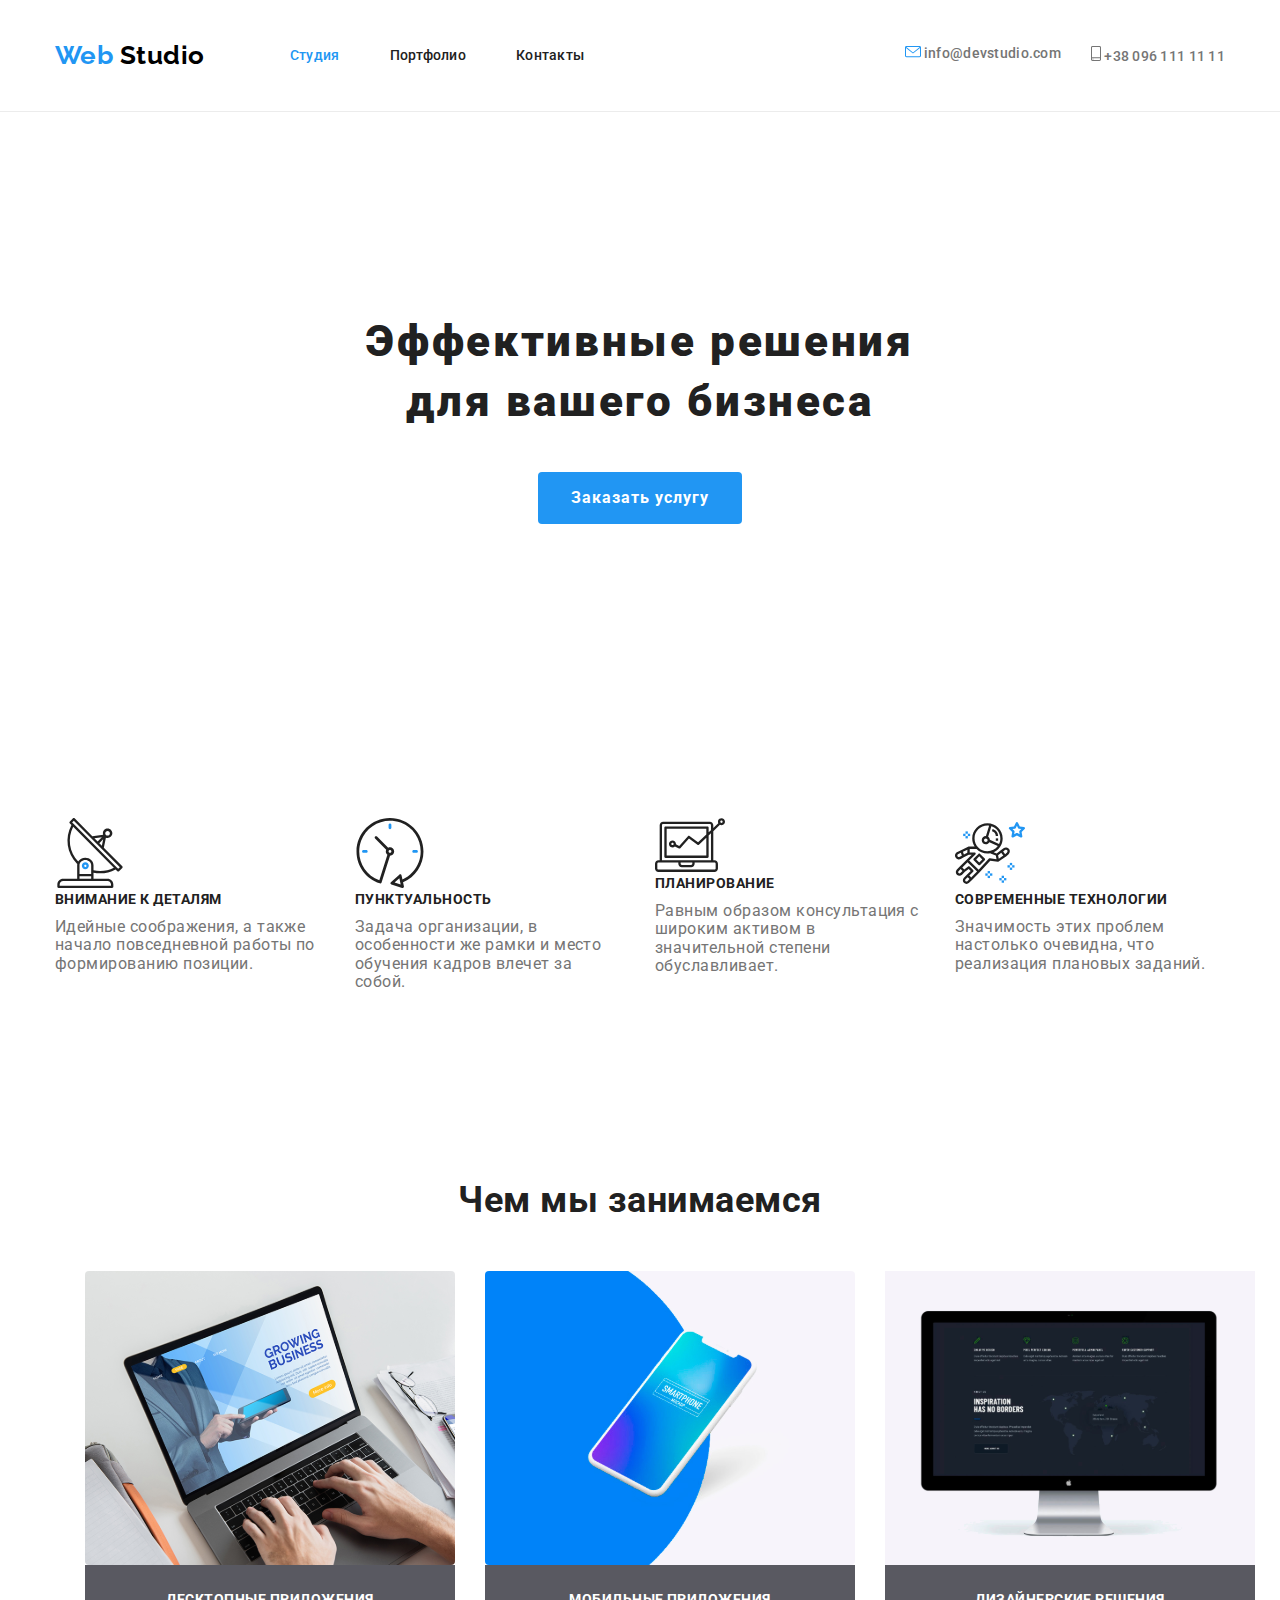
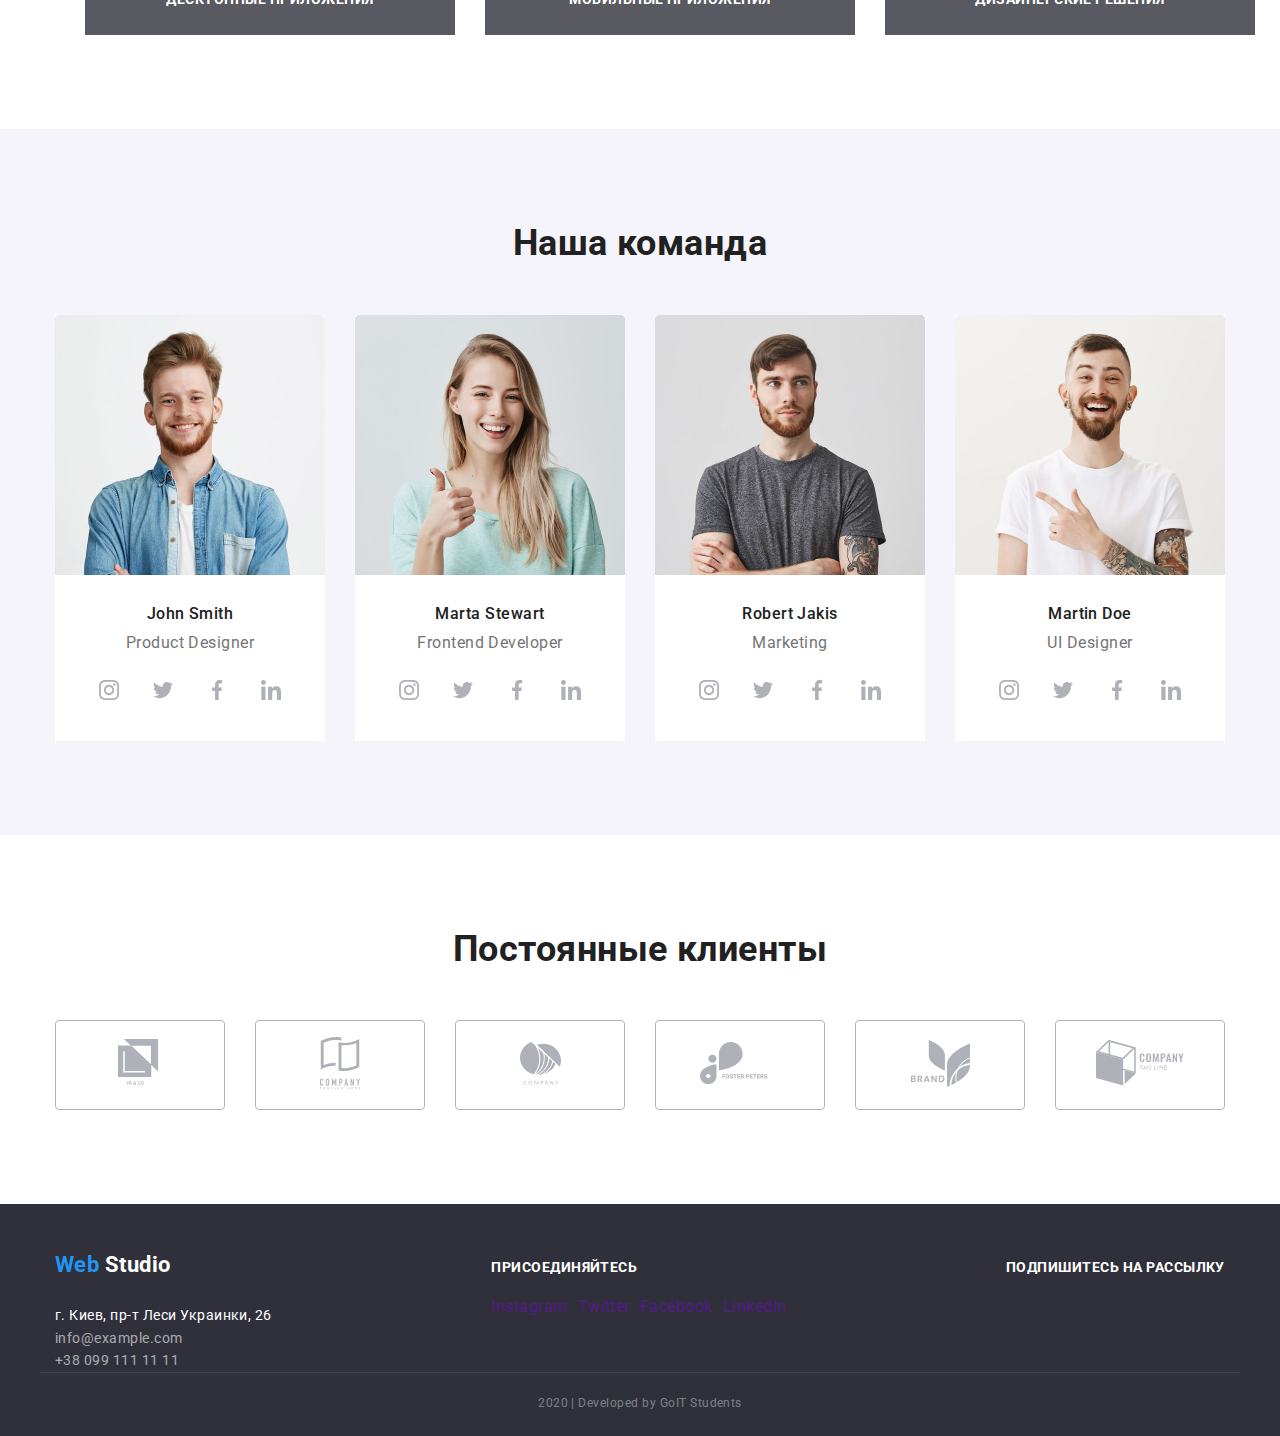
<file: index.html>
<!DOCTYPE html>
<html lang="ru">
  <head>
    <meta charset="UTF-8" />
    <meta name="viewport" content="width=device-width, initial-scale=1.0" />
    <title>Document</title>
    <link
      href="https://fonts.googleapis.com/css2?family=Raleway:wght@700&family=Roboto:wght@400;500;700;900&display=swap"
      rel="stylesheet"
    />
    <link
      rel="stylesheet"
      href="https://cdnjs.cloudflare.com/ajax/libs/modern-normalize/0.6.0/modern-normalize.min.css"
    />
    <link rel="stylesheet" href="./css/styles.css" />
  </head>
  <body>
    <!--Шапка сайта-->
    <header class="page-header">
      <div class="container main-nav">
        <nav class="nav">
          <a href="./" class="logo">
            <p class="logo-words">
              <span class="logo-accent">Web</span> Studio
            </p>
          </a>
          <ul class="site-nav list">
            <li class="item">
              <a href="./index.html" class="link current">Студия</a>
            </li>
            <li class="item">
              <a href="./portfolio.html" class="link">Портфолио</a>
            </li>
            <li class="item"><a href="" class="link">Контакты</a></li>
          </ul>
        </nav>
        <ul class="contacts">
          <li class="item">
            <a href="" class="link">
              <img src="./images/envelope-hover.svg" alt="электронная почта" />
              info@devstudio.com
            </a>
          </li>
          <li class="item">
            <a href="" class="link">
              <img src="./images/smartphone.svg" alt="смартфон" />
              +38 096 111 11 11
            </a>
          </li>
        </ul>
      </div>
    </header>

    <main>
      <!--Герой-->
      <section class="hero">
        <div class="hero-container">
          <h1 class="hero-title">
            Эффективные решения <br />
            для вашего бизнеса
          </h1>
          <a href="" class="button secondary">Заказать услугу</a>
        </div>
      </section>

      <!--Преимущества-->
      <section class="section one">
        <div class="container">
          <h2 class="section-title visually-hidden">Компания гарантирует</h2>
          <ul class="feature-list list">
            <li class="element">
              <img src="./images/antenna.svg" alt="антена" />
              <h3 class="title">Внимание к деталям</h3>
              <p class="text">
                Идейные соображения, а также начало повседневной работы по
                формированию позиции.
              </p>
            </li>
            <li class="element">
              <img src="./images/clock.svg" alt="часы" />
              <h3 class="title">Пунктуальность</h3>
              <p class="text">
                Задача организации, в особенности же рамки и место обучения
                кадров влечет за собой.
              </p>
            </li>
            <li class="element">
              <img src="./images/vector.svg" alt="вектор" />
              <h3 class="title">Планирование</h3>
              <p class="text">
                Равным образом консультация с широким активом в значительной
                степени обуславливает.
              </p>
            </li>
            <li class="element">
              <img src="./images/astronaut.svg" alt="астронавт" />
              <h3 class="title">Современные технологии</h3>
              <p class="text">
                Значимость этих проблем настолько очевидна, что реализация
                плановых заданий.
              </p>
            </li>
          </ul>
        </div>
      </section>

      <!--Чем мы занимаемся-->
      <section class="section">
        <div class="container main-work">
          <h2 class="section-title">Чем мы занимаемся</h2>
          <ul class="work-list list">
            <li class="element">
              <img
                class="img-list"
                src="./images/img.svg"
                alt="ноутбук"
                width="370"
              />
              <h3 class="title one">Десктопные приложения</h3>
            </li>
            <li class="element">
              <img
                class="img-list"
                src="./images/box.svg"
                alt="смартфон"
                width="370"
              />
              <h3 class="title two">Мобильные приложения</h3>
            </li>
            <li class="element">
              <img
                class="img-list"
                src="./images/img-1.svg"
                alt="монитор"
                width="370"
              />
              <h3 class="title three">Дизайнерские решения</h3>
            </li>
          </ul>
        </div>
      </section>

      <!--Наша команда-->
      <section class="section team">
        <div class="container main-team">
          <h2 class="section-title">Наша команда</h2>
          <ul class="team-list list">
            <li class="element">
              <img
                class="img-team"
                src="./images/img.jpg"
                alt="фото члена команды"
                width="270"
              />
              <div class="profile">
                <h3 class="title">John Smith</h3>
                <p class="position">Product Designer</p>
                <ul class="list main-network">
                  <li class="network">
                    <a href="">
                      <img src="./images/ellipse.svg" alt="инстаграм" />
                    </a>
                  </li>
                  <li class="network">
                    <a href="">
                      <img src="./images/ellipse-1.svg" alt="твиттер" />
                    </a>
                  </li>
                  <li class="network">
                    <a href="">
                      <img src="./images/ellipse-2.svg" alt="фейсбук" />
                    </a>
                  </li>
                  <li class="network">
                    <a href="">
                      <img
                        lang="en"
                        src="./images/ellipse-3.svg"
                        alt="LinkedIn"
                      />
                    </a>
                  </li>
                </ul>
              </div>
            </li>
            <li class="element">
              <img
                class="img-team"
                src="./images/img-1.jpg"
                alt="фото члена команды"
                width="270"
              />
              <div class="profile">
                <h3 class="title">Marta Stewart</h3>
                <p class="position">Frontend Developer</p>
                <ul class="list main-network">
                  <li class="network">
                    <a href="">
                      <img src="./images/ellipse.svg" alt="инстаграм" />
                    </a>
                  </li>
                  <li class="network">
                    <a href="">
                      <img src="./images/ellipse-1.svg" alt="твиттер" />
                    </a>
                  </li>
                  <li class="network">
                    <a href="">
                      <img src="./images/ellipse-2.svg" alt="фейсбук" />
                    </a>
                  </li>
                  <li class="network">
                    <a href="">
                      <img
                        lang="en"
                        src="./images/ellipse-3.svg"
                        alt="LinkedIn"
                      />
                    </a>
                  </li>
                </ul>
              </div>
            </li>
            <li class="element">
              <img
                class="img-team"
                src="./images/img-2.jpg"
                alt="фото члена команды"
                width="270"
              />
              <div class="profile">
                <h3 class="title">Robert Jakis</h3>
                <p class="position">Marketing</p>
                <ul class="list main-network">
                  <li class="network">
                    <a href="">
                      <img src="./images/ellipse.svg" alt="инстаграм" />
                    </a>
                  </li>
                  <li class="network">
                    <a href="">
                      <img src="./images/ellipse-1.svg" alt="твиттер" />
                    </a>
                  </li>
                  <li class="network">
                    <a href="">
                      <img src="./images/ellipse-2.svg" alt="фейсбук" />
                    </a>
                  </li>
                  <li class="network">
                    <a href="">
                      <img
                        lang="en"
                        src="./images/ellipse-3.svg"
                        alt="LinkedIn"
                      />
                    </a>
                  </li>
                </ul>
              </div>
            </li>
            <li class="element">
              <img
                class="img-team"
                src="./images/img-3.jpg"
                alt="фото члена команды"
                width="270"
              />
              <div class="profile">
                <h3 class="title">Martin Doe</h3>
                <p class="position">UI Designer</p>
                <ul class="list main-network">
                  <li class="network">
                    <a href="">
                      <img src="./images/ellipse.svg" alt="инстаграм" />
                    </a>
                  </li>
                  <li class="network">
                    <a href="">
                      <img src="./images/ellipse-1.svg" alt="твиттер" />
                    </a>
                  </li>
                  <li class="network">
                    <a href="">
                      <img src="./images/ellipse-2.svg" alt="фейсбук" />
                    </a>
                  </li>
                  <li class="network">
                    <a href="">
                      <img
                        lang="en"
                        src="./images/ellipse-3.svg"
                        alt="LinkedIn"
                      />
                    </a>
                  </li>
                </ul>
              </div>
            </li>
          </ul>
        </div>
      </section>

      <section class="section">
        <div class="container">
          <a href="" class="customers-title">
            <h2 class="section-title">Постоянные клиенты</h2>
          </a>
          <ul class="list customers">
            <li class="examples">
              <a href="">
                <img src="./images/client-1.svg" alt="клиент1" width="44.27" />
              </a>
            </li>
            <li class="examples">
              <a href="">
                <img src="./images/client-2.svg" alt="клиент2" width="40" />
              </a>
            </li>
            <li class="examples">
              <a href="">
                <img src="./images/client-3.svg" alt="клиент3" width="41" />
              </a>
            </li>
            <li class="examples">
              <a href="">
                <img src="./images/client-4.svg" alt="клиент4" width="79.66" />
              </a>
            </li>
            <li class="examples">
              <a href="">
                <img src="./images/client-5.svg" alt="клиент5" width="59" />
              </a>
            </li>
            <li class="examples">
              <a href="">
                <img src="./images/client-6.svg" alt="клиент6" width="88.48" />
              </a>
            </li>
          </ul>
        </div>
      </section>
    </main>

    <!--Футер-->
    <footer class="footer">
      <div class="container main-footer">
        <div>
          <a href="/" class="footer-logo hover">
            <p class="footer-words"><span class="accent">Web</span> Studio</p>
          </a>

          <address class="address">
            <a href="" class="address-list"
              >г. Киев, пр-т Леси Украинки, 26 <br />
            </a>
          </address>
          <ul class="address-link">
            <li>
              <a href="" class="address-contact">info@example.com</a>
            </li>
            <li>
              <a href="" class="address-contact">+38 099 111 11 11</a>
            </li>
          </ul>
        </div>
        <div class="">
          <div class="subscription-hover">
            <b class="subscription hover">присоединяйтесь</b>
          </div>
          <ul class="list main-network">
            <li class="network">
              <a href="" class="item" aria-label="Ссылка на Instagram"
                >Instagram</a
              >
            </li>
            <li class="network">
              <a href="" class="item" aria-label="Ссылка на Twitter">Twitter</a>
            </li>
            <li class="network">
              <a href="" class="item" aria-label="Ссылка на Facebook"
                >Facebook</a
              >
            </li>
            <li class="network">
              <a href="" class="item" aria-label="Ссылка на LinkedIn"
                >LinkedIn</a
              >
            </li>
          </ul>
        </div>
        <div class="footer-contacts">
          <b class="subscription hover">Подпишитесь на рассылку</b>
        </div>
      </div>
      <p class="developed container">2020 | Developed by GoIT Students</p>
    </footer>
  </body>
</html>
</file>
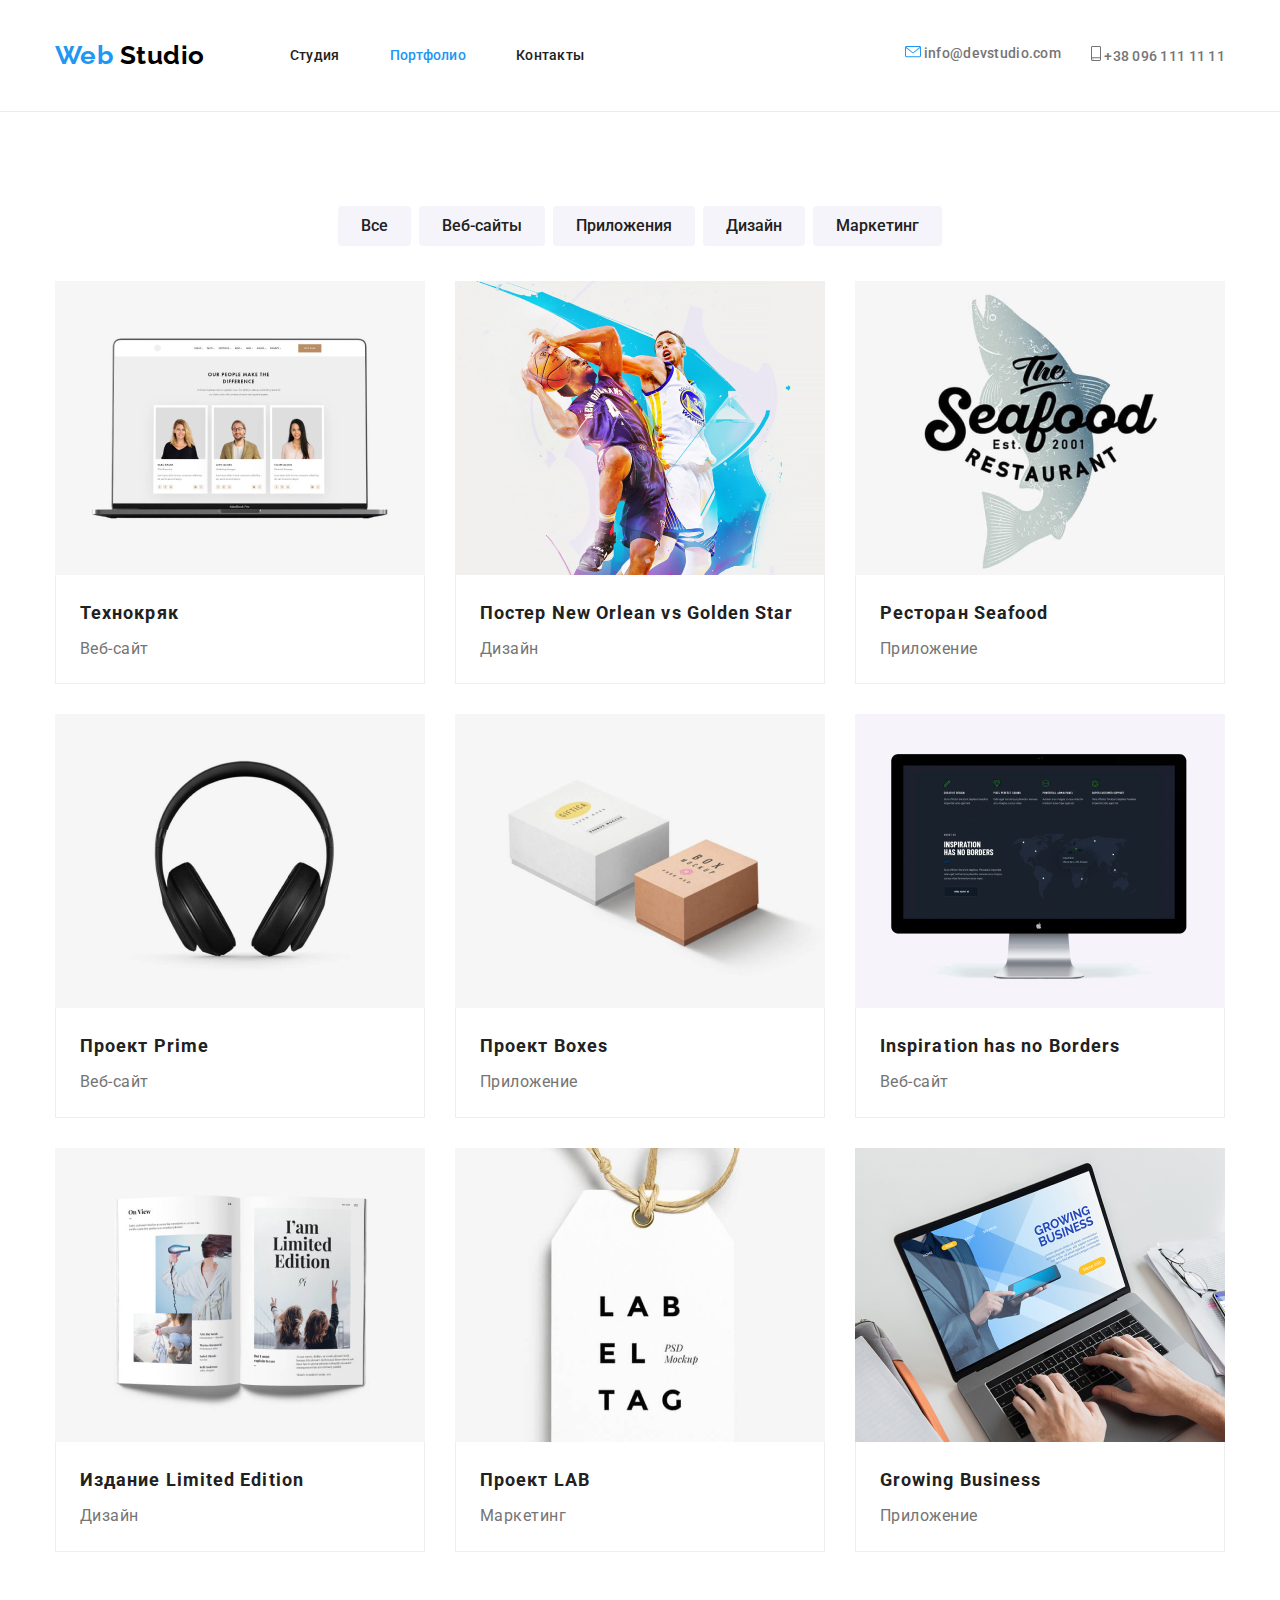
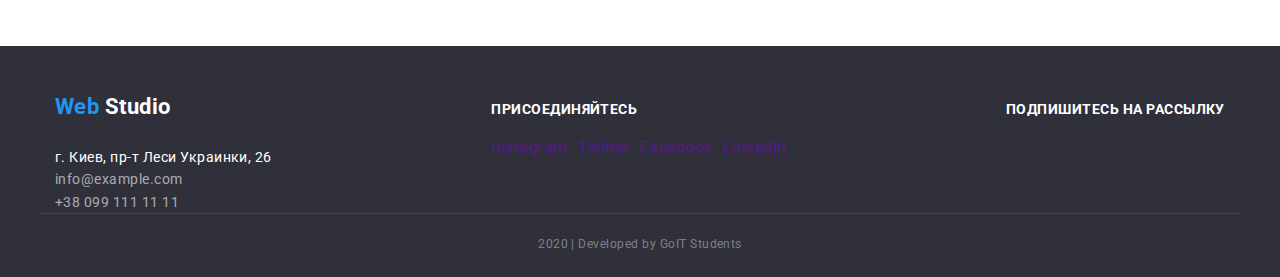
<file: portfolio.html>
<!DOCTYPE html>
<html lang="ru">
  <head>
    <meta charset="UTF-8" />
    <meta name="viewport" content="width=device-width, initial-scale=1.0" />
    <title>Document</title>
    <link
      href="https://fonts.googleapis.com/css2?family=Raleway:wght@700&family=Roboto:wght@400;500;700;900&display=swap"
      rel="stylesheet"
    />
    <link
      rel="stylesheet"
      href="https://cdnjs.cloudflare.com/ajax/libs/modern-normalize/0.6.0/modern-normalize.min.css"
    />
    <link rel="stylesheet" href="./css/styles.css" />
  </head>

  <body>
    <!--Шапка сайта-->
    <header class="page-header">
      <div class="container main-nav">
        <nav class="nav">
          <a href="./" class="logo">
            <p class="logo-words">
              <span class="logo-accent">Web</span> Studio
            </p>
          </a>
          <ul class="site-nav list">
            <li class="item">
              <a href="./index.html" class="link">Студия</a>
            </li>
            <li class="item">
              <a href="./portfolio.html" class="link current">Портфолио</a>
            </li>
            <li class="item"><a href="" class="link">Контакты</a></li>
          </ul>
        </nav>
        <ul class="contacts">
          <li class="item">
            <a href="" class="link">
              <img src="./images/envelope-hover.svg" alt="электронная почта" />
              info@devstudio.com
            </a>
          </li>
          <li class="item">
            <a href="" class="link">
              <img src="./images/smartphone.svg" alt="смартфон" />
              +38 096 111 11 11
            </a>
          </li>
        </ul>
      </div>
    </header>

    <main>
      <section class="works">
        <div class="container">
          <h1 class="works-title visually-hidden">Портфолио</h1>

          <!--Фильтр-->
          <ul class="button list">
            <li class="button-element">
              <button type="button" class="button primary">Все</button>
            </li>
            <li class="button-element">
              <button type="button" class="button primary">Веб-сайты</button>
            </li>
            <li class="button-element">
              <button type="button" class="button primary">Приложения</button>
            </li>
            <li class="button-element">
              <button type="button" class="button primary">Дизайн</button>
            </li>
            <li class="button-element">
              <button type="button" class="button primary">Маркетинг</button>
            </li>
          </ul>

          <!--Портфолио-->

          <ul class="work-roster list">
            <li class="item">
              <a href="" class="portfolio style">
                <img
                  class="img"
                  src="./images/img-one.jpg"
                  alt="пример страницы веб-сайта"
                />
                <p class="text information">
                  Технокряк это современная площадка распространения
                  коронавируса. Компании используют эту платформу для цифрового
                  шпионажа и атак на защищённые сервера конкурентов.
                </p>
                <div class="card">
                  <h2 class="title">Технокряк</h2>
                  <p class="text">
                    Веб-сайт
                  </p>
                </div>
              </a>
            </li>
            <li class="item">
              <a href="" class="portfolio style">
                <img class="img" src="./images/star.jpg" alt="баскетболисты" />
                <p class="text information">
                  Технокряк это современная площадка распространения
                  коронавируса. Компании используют эту платформу для цифрового
                  шпионажа и атак на защищённые сервера конкурентов.
                </p>
                <div class="card">
                  <h2 class="title">Постер New Orlean vs Golden Star</h2>
                  <p class="text">
                    Дизайн
                  </p>
                </div>
              </a>
            </li>
            <li class="item">
              <img
                class="img"
                src="./images/seafood.jpg"
                alt="логотип ресторана"
              />
              <a href="" class="portfolio style">
                <p class="text information">
                  Технокряк это современная площадка распространения
                  коронавируса. Компании используют эту платформу для цифрового
                  шпионажа и атак на защищённые сервера конкурентов.
                </p>
                <div class="card">
                  <h2 class="title">Ресторан Seafood</h2>
                  <p class="text">
                    Приложение
                  </p>
                </div>
              </a>
            </li>
            <li class="item">
              <a href="" class="portfolio style">
                <img class="img" src="./images/prime.jpg" alt="наушники" />
                <p class="text information">
                  Технокряк это современная площадка распространения
                  коронавируса. Компании используют эту платформу для цифрового
                  шпионажа и атак на защищённые сервера конкурентов.
                </p>
                <div class="card">
                  <h2 class="title">Проект Prime</h2>
                  <p class="text">
                    Веб-сайт
                  </p>
                </div>
              </a>
            </li>
            <li class="item">
              <a href="" class="portfolio style">
                <img class="img" src="./images/boxes.jpg" alt="две коробки" />
                <p class="text information">
                  Технокряк это современная площадка распространения
                  коронавируса. Компании используют эту платформу для цифрового
                  шпионажа и атак на защищённые сервера конкурентов.
                </p>
                <div class="card">
                  <h2 class="title">Проект Boxes</h2>
                  <p class="text">
                    Приложение
                  </p>
                </div>
              </a>
            </li>
            <li class="item">
              <a href="" class="portfolio style">
                <img
                  class="img"
                  src="./images/borders.jpg"
                  alt="монитор компьюрета"
                />
                <p class="text information">
                  Технокряк это современная площадка распространения
                  коронавируса. Компании используют эту платформу для цифрового
                  шпионажа и атак на защищённые сервера конкурентов.
                </p>
                <div class="card">
                  <h2 class="title">Inspiration has no Borders</h2>
                  <p class="text">
                    Веб-сайт
                  </p>
                </div>
              </a>
            </li>
            <li class="item">
              <a href="" class="portfolio style">
                <img
                  class="img"
                  src="./images/limited-edition.jpg"
                  alt="открытый журнал"
                />
                <p class="text information">
                  Технокряк это современная площадка распространения
                  коронавируса. Компании используют эту платформу для цифрового
                  шпионажа и атак на защищённые сервера конкурентов.
                </p>
                <div class="card">
                  <h2 class="title">Издание Limited Edition</h2>
                  <p class="text">
                    Дизайн
                  </p>
                </div>
              </a>
            </li>
            <li class="item">
              <a href="" class="portfolio style">
                <img
                  class="img"
                  src="./images/lab.jpg"
                  alt="бирка с логотипом"
                />
                <p class="text information">
                  Технокряк это современная площадка распространения
                  коронавируса. Компании используют эту платформу для цифрового
                  шпионажа и атак на защищённые сервера конкурентов.
                </p>
                <div class="card">
                  <h2 class="title">Проект LAB</h2>
                  <p class="text">
                    Маркетинг
                  </p>
                </div>
              </a>
            </li>
            <li class="item">
              <a href="" class="portfolio style">
                <img
                  class="img"
                  src="./images/growing-business.jpg"
                  alt="работа за ноутбуком"
                />
                <p class="text information">
                  Технокряк это современная площадка распространения
                  коронавируса. Компании используют эту платформу для цифрового
                  шпионажа и атак на защищённые сервера конкурентов.
                </p>
                <div class="card">
                  <h2 class="title">Growing Business</h2>
                  <p class="text">
                    Приложение
                  </p>
                </div>
              </a>
            </li>
          </ul>
        </div>
      </section>
    </main>

    <!--Футер-->
    <footer class="footer">
      <div class="container main-footer">
        <div>
          <a href="/" class="footer-logo hover">
            <p class="footer-words"><span class="accent">Web</span> Studio</p>
          </a>

          <address class="address">
            <a href="" class="address-list"
              >г. Киев, пр-т Леси Украинки, 26 <br />
            </a>
          </address>
          <ul class="address-link">
            <li>
              <a href="" class="address-contact">info@example.com</a>
            </li>
            <li>
              <a href="" class="address-contact">+38 099 111 11 11</a>
            </li>
          </ul>
        </div>
        <div class="">
          <div class="subscription-hover">
            <b class="subscription hover">присоединяйтесь</b>
          </div>
          <ul class="list main-network">
            <li class="network">
              <a href="" class="item" aria-label="Ссылка на Instagram"
                >Instagram</a
              >
            </li>
            <li class="network">
              <a href="" class="item" aria-label="Ссылка на Twitter">Twitter</a>
            </li>
            <li class="network">
              <a href="" class="item" aria-label="Ссылка на Facebook"
                >Facebook</a
              >
            </li>
            <li class="network">
              <a href="" class="item" aria-label="Ссылка на LinkedIn"
                >LinkedIn</a
              >
            </li>
          </ul>
        </div>
        <div class="footer-contacts">
          <b class="subscription hover">Подпишитесь на рассылку</b>
        </div>
      </div>
      <p class="developed container">2020 | Developed by GoIT Students</p>
    </footer>
  </body>
</html>
</file>
<file: css/styles.css>
/* Цвет основного текста #212121 */
/* Цвет вторичного текста #757575 */
/* Белый цвет #ffffff */
/* Акцент #2196F3 */
/* Цвет logo studio #000000 */
/* Цвет web studio #2196F3 */

:root {
  --primary-text-color: #757575;
  --title-text-color: #212121;
  --accent-color: #2196f3;
  --primary-white-color: #ffffff;
  --button-bg-color: #f5f4fa;
  --footer-bg-color: #2f303a;
}

.list {
  display: flex;
  padding: 0;
  margin: 0;
  list-style: none;
}
.visually-hidden {
  position: absolute;
  width: 1px;
  height: 1px;
  margin: -1px;
  border: 0px;
  padding: 0px;
  clip: rect(0 0 0 0);
  overflow: hidden;
}
.img {
  display: block;
  max-width: 100%;
  height: auto;
}
.img-list {
  display: block;
  width: 370px;
  height: auto;
}
.img-team {
  display: block;
  width: 270px;
  height: auto;
}
.element {
  width: 370px;
}

body {
  color: var(--primary-text-color);
  background-color: var(--primary-white-color);
  font-family: Roboto, sans-serif;
  letter-spacing: 0.03em;
}

.page-header {
  border-bottom: 1px solid #ececec;
}
/* main-nav */
.main-nav {
  display: flex;
  align-items: center;
}
/* nav */
.nav {
  display: flex;
}

.logo {
  display: block;
  padding-top: 24px;
  padding-bottom: 25px;
  margin-top: 0px;
  margin-bottom: 0px;

  color: #000000;

  font-family: Raleway, sans-serif;
  font-weight: 700;
  font-size: 26px;
  line-height: 1.18;
  text-decoration: none;
}
.logo-accent {
  color: var(--accent-color);
}
.logo:hover,
.logo:focus {
  color: var(--accent-color);
}
.logo-words,
.footer-words {
  margin-top: 0px;
  margin-bottom: 0px;
}
.contacts {
  display: flex;
  padding: 0;
  list-style: none;
  margin-left: auto;

  font-weight: 500;
  font-size: 14px;
  line-height: 1.14;
}
.contacts .item + .item {
  margin-left: 30px;
}
.contacts .link {
  display: block;
  padding-top: 32px;
  padding-bottom: 32px;

  color: var(--primary-text-color);
  letter-spacing: 0.02em;
  text-decoration: none;
}
.contacts .link:hover,
.contacts .link:focus {
  color: var(--accent-color);
}
/* site-nav */

.nav .site-nav {
  padding-left: 85px;
}

.site-nav {
  display: flex;

  font-weight: 500;
  font-size: 14px;
  line-height: 1.14;
  text-decoration: none;
}
.site-nav .item + .item {
  margin-left: 50px;
}
.site-nav .link {
  display: block;
  padding-top: 32px;
  padding-bottom: 32px;

  color: var(--title-text-color);

  letter-spacing: 0.02em;
  text-decoration: none;
}
.site-nav .link:hover,
.site-nav .link:focus {
  color: var(--accent-color);
}
.site-nav .link.current {
  color: var(--accent-color);
}

/* hero */

.hero {
  text-align: center;
}
.hero-container {
  padding-top: 200px;
  padding-bottom: 200px;
}
.hero-title {
  margin-top: 0px;
  margin-bottom: 40px;

  color: var(--title-text-color);

  letter-spacing: 0.06em;
  font-weight: 900;
  font-size: 44px;
  line-height: 1.36;
}
/* section */

.section {
  padding-top: 94px;
  padding-bottom: 94px;
}
.section.one {
  padding-top: 94px;
}
.no-padding {
  padding-top: 0px;
  padding-bottom: 0px;
}
.section-title {
  margin-top: 0px;
  margin-bottom: 50px;

  color: var(--title-text-color);

  font-weight: 700;
  font-size: 36px;
  line-height: 1.16;
  text-align: center;
}

/* feature */

.feature-list {
  display: flex;
}

.feature-list .text {
  margin-top: 0px;
  margin-bottom: 0px;
}

.feature-list .title,
.team-list .title {
  margin-top: 0px;
  margin-bottom: 10px;
}

.feature-list .title {
  color: var(--title-text-color);
  font-weight: 700;
  font-size: 14px;
  line-height: 1.14;
  text-transform: uppercase;
}
.feature-list .element + .element {
  margin-left: 30px;
}

.work-list,
.team-list {
  display: flex;
}
.work-list .element,
.team-list .element + .element {
  margin-left: 30px;
}
.work-list .title {
  margin-top: 0px;
  margin-bottom: 0px;

  background: rgba(47, 48, 58, 0.8);
  color: var(--primary-white-color);

  font-weight: 700;
  font-size: 14px;
  line-height: 1.14;
  text-align: center;
  text-transform: uppercase;
}
.title.one {
  padding: 27px 0px 27px 0px;
}
.title.two {
  padding: 27px 0px 27px 0px;
}
.title.three {
  padding: 27px 0px 27px 0px;
}
/* Exampls */

.customers-title {
  text-decoration: none;
}

.customers .examples {
  display: flex;
  justify-content: center;
  align-items: center;
  width: 170px;
  height: 90px;
  border: 1px solid #afb1b8;
  border-radius: 4px;
}

.customers .examples + .examples {
  margin-left: 30px;
}

/* Team */
.team {
  background: #f5f4fa;
}
.profile {
  padding: 30px 32px 24px 32px;
  background: #ffffff;
}
.main-network .network + .network {
  margin-left: 10px;
}
.team-list .title {
  color: var(--title-text-color);
  font-weight: 500;
  font-size: 16px;
  line-height: 1.18;
  text-align: center;
}
.position {
  margin-top: 0px;
  margin-bottom: 16px;
  text-align: center;
}
.list .network + .network {
  margin-left: 10px;
}

/* Footer */

.main-footer {
  padding-top: 48px;
  display: flex;
  align-items: baseline;
  justify-content: space-between;
}

.footer {
  background-color: var(--footer-bg-color);
}
.footer-contacts {
  display: flex;
}
.footer-logo {
  margin-bottom: 10px;
  margin-right: 171px;
  color: var(--primary-white-color);
  font-weight: 700;
  font-size: 22px;
  line-height: 1.18;
  text-decoration: none;
}
.footer-logo .accent {
  color: var(--accent-color);
}
.address .address-list {
  color: var(--primary-white-color);
  font-style: normal;
  font-weight: 400;
  font-size: 14px;
  line-height: 1.6;
  text-decoration: none;
}
.address-link {
  list-style: none;
  margin-top: 0px;
  margin-bottom: 0px;
  padding-left: 0;
}
.address-contact {
  color: rgba(255, 255, 255, 0.6);
  font-weight: 400;
  font-size: 14px;
  line-height: 1.6;
  text-decoration: none;
}

.subscription-hover,
.footer-contacts {
  margin-bottom: 21px;
}
.subscription {
  color: var(--primary-white-color);
  font-weight: 700;
  font-size: 14px;
  line-height: 1.14;
  text-transform: uppercase;
}

.list .item {
  text-decoration: none;
}
.developed {
  margin-top: 0px;
  margin-bottom: 0px;
  padding-top: 18px;
  padding-bottom: 21px;

  color: rgba(255, 255, 255, 0.4);

  font-weight: 400;
  font-size: 12px;
  line-height: 2;
  text-align: center;
  border-top: 1px solid rgba(255, 255, 255, 0.1);
}

/* Portfolio */

.portfolio {
  display: block;
  text-decoration: none;
}
.works {
  padding-top: 93px;
  padding-bottom: 94px;
}
.works-title {
  margin-top: 0px;
  margin-bottom: 0px;
}
.work-roster {
  flex-wrap: wrap;
}
.work-roster .item {
  width: 370px;
}

.card {
  padding: 20px 24px;
  border-right: 1px solid #eeeeee;
  border-left: 1px solid #eeeeee;
  border-bottom: 1px solid #eeeeee;

  background: #ffffff;
}

.work-roster .item:not(:nth-child(3n)) {
  margin-right: 30px;
}
.work-roster .item:not(:nth-last-child(-n + 3)) {
  margin-bottom: 30px;
}
.work-roster .title {
  padding-bottom: 4px;
  margin-top: 0px;
  margin-bottom: 0px;

  color: var(--title-text-color);

  letter-spacing: 0.06em;
  font-weight: 700;
  font-size: 18px;
  line-height: 2;
}

.work-roster .text {
  margin-top: 0px;
  margin-bottom: 0px;

  color: var(--primary-text-color);
  font-weight: 400;
  font-size: 16px;
  line-height: 1.8;
}
/* information temporarily hidden */
.information {
  display: none;
}
/* Button */

.button {
  display: flex;
  justify-content: center;
  padding-bottom: 34px;
  border: 1px solid transparent;

  color: var(--title-text-color);
  background-color: var(--primary-white-color);

  font-family: inherit;
  font-weight: 500;
  font-size: 16px;
  line-height: 1.6;
  text-decoration: none;
  text-align: center;
}
.button .button-element + .button-element {
  margin-left: 8px;
}
.button.primary {
  padding: 6px 22px;
  border-radius: 4px;
  min-width: 73px;

  color: var(--title-text-color);
  background-color: var(--button-bg-color);
}
.button.primary:hover,
.button.primary:focus {
  color: var(--primary-white-color);
  background-color: var(--accent-color);
}
.button.secondary {
  display: inline-block;
  border-radius: 4px;
  padding: 10px 32px;
  min-width: 200px;

  color: var(--primary-white-color);
  background-color: var(--accent-color);

  letter-spacing: 0.06em;
  font-weight: 700;
  font-size: 16px;
  line-height: 1.88;
}
.container {
  width: 1200px;
  padding-left: 15px;
  padding-right: 15px;
  margin: 0 auto;
}
</file>
